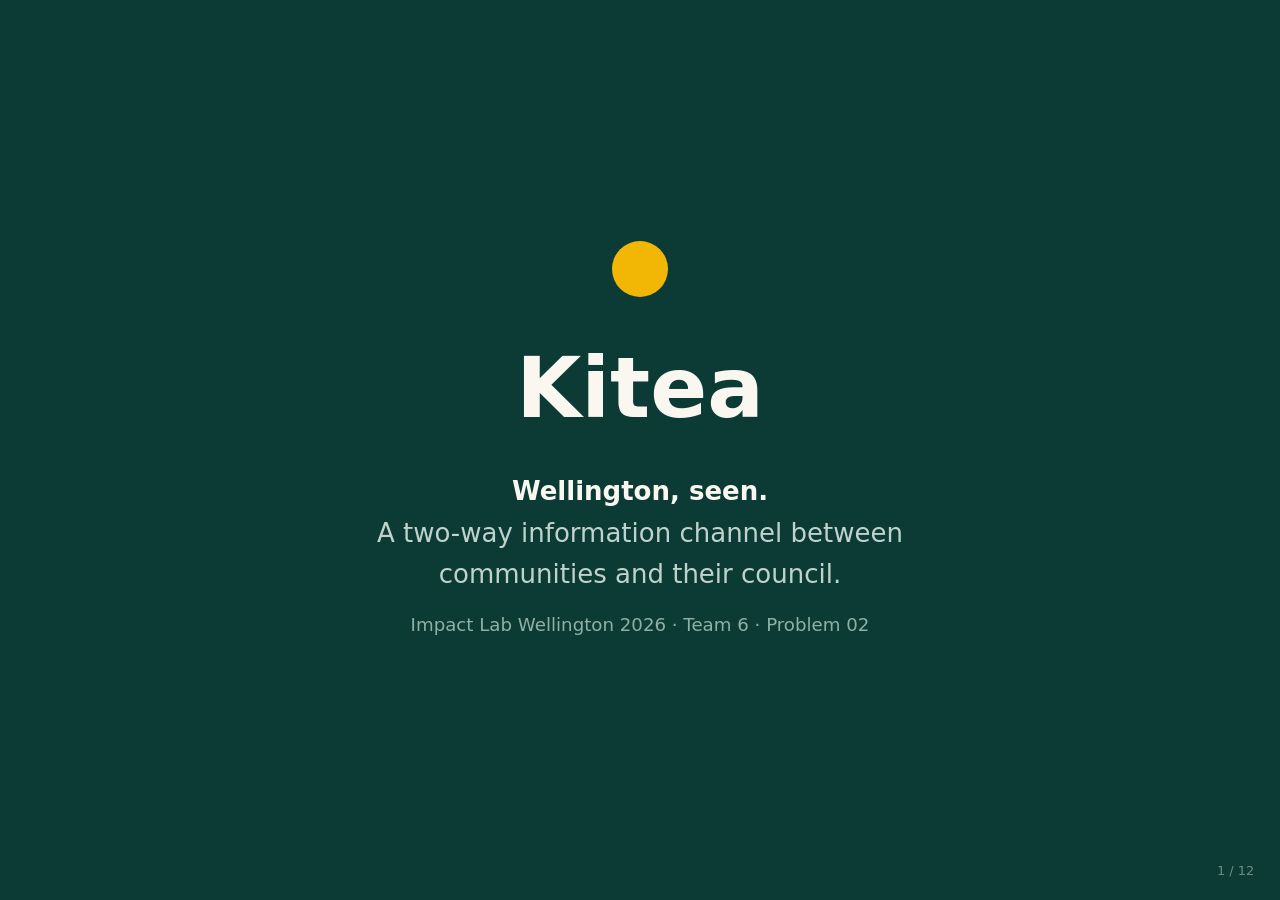
<file: web/presentation.html>
<!doctype html>
<html lang="en-NZ"><head><meta charset="utf-8">
<meta name="viewport" content="width=device-width, initial-scale=1">
<title>Kitea — presentation</title>
<!-- 12-slide talk deck. Arrow keys / space advance · F fullscreen · P print to PDF. -->
<style>
:root{--pine:#0C3B35;--pine2:#14524A;--paper:#FAF7F1;--soft:#BFD2CB;--kowhai:#F2B705}
*{box-sizing:border-box}
html,body{margin:0;height:100%;overflow:hidden;background:var(--pine);color:var(--paper);
  font:18px/1.6 "Segoe UI",system-ui,-apple-system,Roboto,Helvetica,Arial,sans-serif}
.s{position:absolute;inset:0;display:none;padding:8vh 8vw;align-items:center}
.s.on{display:flex;animation:in .35s ease both}
@keyframes in{from{opacity:0;transform:translateY(10px)}to{opacity:1;transform:none}}
h1{font-size:clamp(40px,7vw,84px);margin:.1em 0}
h2{font-size:clamp(28px,4vw,52px);margin:0 0 .4em;line-height:1.05}
.s p{font-size:clamp(18px,2.1vw,26px);color:var(--soft);max-width:24ch}
.title{justify-content:center;text-align:center} .title p{max-width:40ch;margin:.6em auto}
.title .sub,.sub{display:inline-block;margin-top:.8em;font-size:.7em;color:#8fb0a7}
.mark{display:inline-block;width:56px;height:56px;border-radius:50%;background:var(--kowhai);margin-bottom:.4em}
.text{justify-content:flex-start} .text p{max-width:26ch}
.shot{gap:5vw} .shot .cap{flex:0 0 32%} .shot img{flex:1;max-width:62%;max-height:80vh;
  border-radius:10px;box-shadow:0 20px 60px -20px rgba(0,0,0,.6)}
b{color:var(--paper)}
.hud{position:fixed;right:2vw;bottom:2vh;font-size:13px;color:#6f8a82;z-index:9}
@media(max-width:820px){.shot{flex-direction:column;gap:16px}.shot img{max-width:100%}.shot .cap{flex:none}}
</style></head><body>
<section class="s title"><div><span class="mark"></span><h1>Kitea</h1><p><b>Wellington, seen.</b><br>A two-way information channel between communities and their council.<br><span class='sub'>Impact Lab Wellington 2026 · Team 6 · Problem 02</span></p></div></section>
<section class="s text"><div><h2>The problem</h2><p>A third of council call-centre volume during an event is <b>status checks</b>: “did you get my report? what's happening with it?” Nobody wants to make that call, or answer it. Every one is a failure of acknowledgment, not of information.</p></div></section>
<section class="s text"><div><h2>The idea</h2><p>Model it on delivery tracking, not a support ticket. A resident reports in under a minute and <b>watches it happen</b>: received → reviewing → responding → resolved, pushed live. The council acknowledges by acting — one tap.</p></div></section>
<section class="s shot"><div class="cap"><h2>One live map</h2><p>Community reports beside official agency data. Lenses: Everything, Official, Community, Mine.</p></div><img alt="One live map" src="shots/01-map.jpg"></section>
<section class="s shot"><div class="cap"><h2>Reported, tracked, verified</h2><p>A council-verified report becomes official on the public map — provenance you can see.</p></div><img alt="Reported, tracked, verified" src="shots/02-report.jpg"></section>
<section class="s shot"><div class="cap"><h2>The council console</h2><p>Triage, hazard context, one-tap verify and status. Comms and Access tabs; emergency mode.</p></div><img alt="The council console" src="shots/03-ops.jpg"></section>
<section class="s shot"><div class="cap"><h2>Any phone, one minute</h2><p>No app, no login. A reference code is the only credential. Built for a stressed phone in bad weather.</p></div><img alt="Any phone, one minute" src="shots/04-mobile.jpg"></section>
<section class="s text"><div><h2>Real data, honestly labelled</h2><p>Live agency feeds in one operating picture: GWRC river & rain gauges, Waka Kotahi roads, GeoNet quakes, NEMA outages, MetService warnings, WREMO hubs. Every source shows its freshness; inference is never shown as fact.</p></div></section>
<section class="s text"><div><h2>Inclusion by construction</h2><p>No account, no app store, no email. Fira Sans (the NZ Government type standard) served locally, so it works when the venue wifi doesn't. Report on someone's behalf. The deprivation signal shows the duty officer where need concentrates.</p></div></section>
<section class="s text"><div><h2>Built to be adopted</h2><p>Zero runtime dependencies — stdlib + SQLite, runs on hardware a council already owns, inside its own boundary. Data never leaves. Append-only audit trail. Certified <b>Production Ready</b> against the Release Readiness Index.</p></div></section>
<section class="s text"><div><h2>Working as one</h2><p>The horizon: agencies posting under their own names, the council requesting help that community and agencies answer, notification tiers, a standing skills register. In an emergency, everyone on one picture. In normal times, the same loop for everyday reports.</p></div></section>
<section class="s title"><div><span class="mark"></span><h1>kitea.bitn.co.nz</h1><p>Live now.<br><span class='sub'>In an emergency call 111. This is a prototype on public hazard-planning data.</span></p></div></section>
<div class="hud" id="hud"></div>
<script>
const S=[...document.querySelectorAll('.s')];let i=0;
function go(n){i=Math.max(0,Math.min(S.length-1,n));S.forEach((s,k)=>s.classList.toggle('on',k===i));
  document.getElementById('hud').textContent=(i+1)+' / '+S.length;}
addEventListener('keydown',e=>{if(['ArrowRight',' ','PageDown'].includes(e.key))go(i+1);
  if(['ArrowLeft','PageUp'].includes(e.key))go(i-1);
  if(e.key==='f'||e.key==='F'){document.fullscreenElement?document.exitFullscreen():document.documentElement.requestFullscreen();}});
addEventListener('click',e=>{if(e.clientX<innerWidth*0.25)go(i-1);else go(i+1);});
go(0);
</script></body></html>
</file>
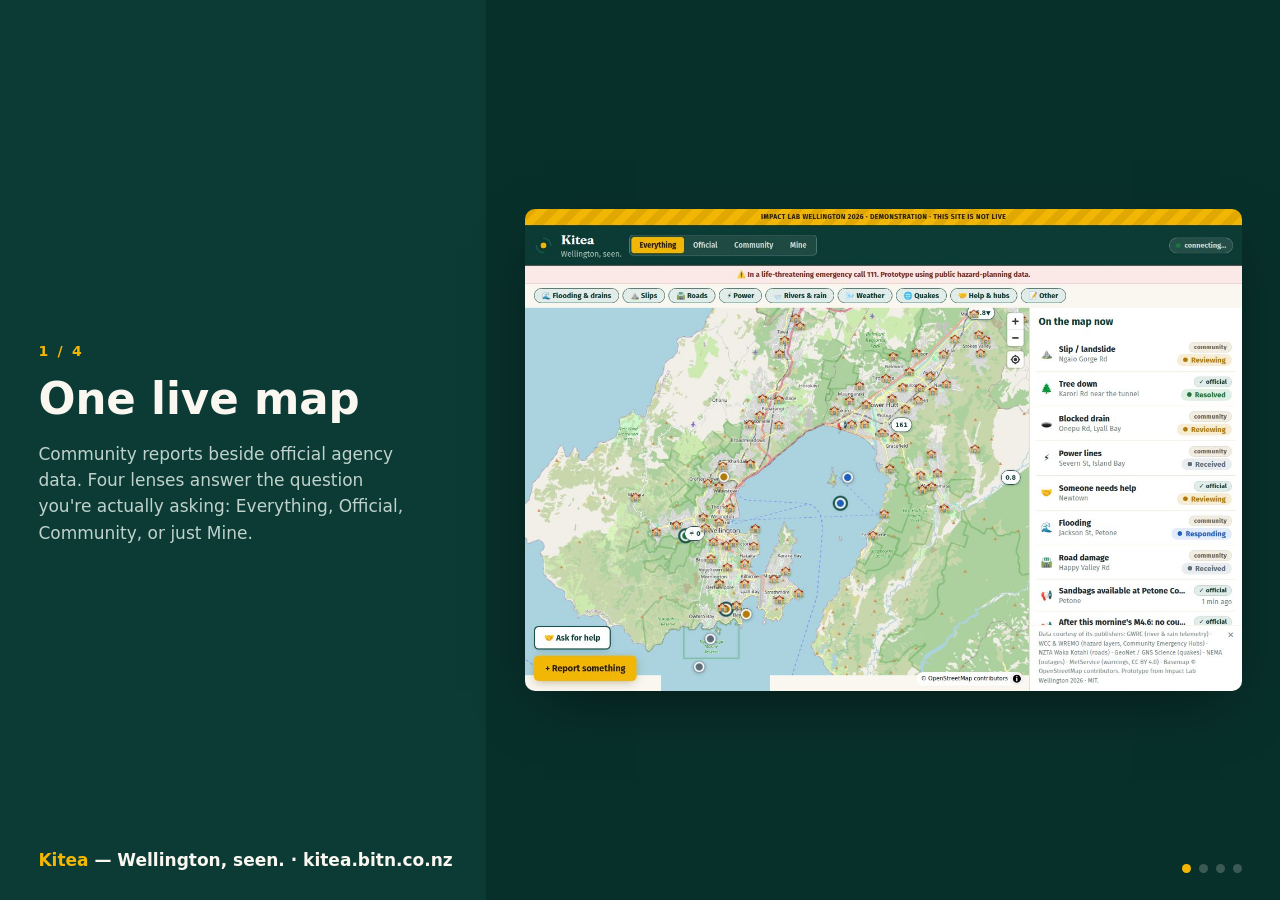
<file: web/showcase.html>
<!doctype html>
<html lang="en-NZ">
<head>
<meta charset="utf-8">
<meta name="viewport" content="width=device-width, initial-scale=1">
<title>Kitea — four slides (hosted)</title>
<!-- Hosted showcase: four real screenshots from the running product. -->
<style>
:root{--pine:#0C3B35;--pine2:#14524A;--paper:#FAF7F1;--ink:#202A2E;--soft:#4E5D5C;--kowhai:#F2B705}
*{box-sizing:border-box}
html,body{margin:0;height:100%;overflow:hidden;background:var(--pine);color:var(--paper);
  font:17px/1.55 "Segoe UI",system-ui,-apple-system,Roboto,Helvetica,Arial,sans-serif}
.slide{position:absolute;inset:0;display:none;grid-template-columns:38% 62%;align-items:center;gap:0}
.slide.on{display:grid;animation:in .35s ease both}
@keyframes in{from{opacity:0;transform:translateY(8px)}to{opacity:1;transform:none}}
.txt{padding:6vh 3vw}
.n{font-size:14px;letter-spacing:.16em;text-transform:uppercase;color:var(--kowhai);font-weight:700}
h2{font-size:clamp(28px,3.4vw,46px);margin:.3em 0 .4em;line-height:1.08}
.txt p{color:#BFD2CB;max-width:34ch}
.shot{height:100vh;display:flex;align-items:center;justify-content:center;background:#08302B;padding:3vh 3vw}
.shot img{max-width:100%;max-height:94vh;border-radius:10px;box-shadow:0 20px 60px -20px rgba(0,0,0,.6)}
.brand{position:fixed;left:3vw;bottom:3vh;font-weight:700;color:var(--paper);z-index:5}
.brand b{color:var(--kowhai)}
.dots{position:fixed;right:3vw;bottom:3vh;display:flex;gap:8px;z-index:5}
.dots i{width:9px;height:9px;border-radius:50%;background:#3a5a53;display:block}
.dots i.on{background:var(--kowhai)}
@media(max-width:820px){.slide,.slide.on{grid-template-columns:1fr;grid-template-rows:auto 1fr}
  .shot{height:auto;padding:12px}.txt{padding:20px}}
</style>
</head>
<body>
  <section class="slide on">
    <div class="txt"><span class="n">1 / 4</span><h2>One live map</h2><p>Community reports beside official agency data. Four lenses answer the question you're actually asking: Everything, Official, Community, or just Mine.</p></div>
    <div class="shot"><img alt="One live map" src="shots/01-map.jpg"></div>
  </section>
  <section class="slide">
    <div class="txt"><span class="n">2 / 4</span><h2>Reported. Tracked. Verified.</h2><p>Received to resolved, updating live. When a duty officer verifies a report it becomes official on the public map — provenance you can see.</p></div>
    <div class="shot"><img alt="Reported. Tracked. Verified." src="shots/02-report.jpg"></div>
  </section>
  <section class="slide">
    <div class="txt"><span class="n">3 / 4</span><h2>The council operating picture</h2><p>Every report triaged and grouped, hazard context per pin, one-tap verify and status. Acting on a report IS the acknowledgment the reporter sees.</p></div>
    <div class="shot"><img alt="The council operating picture" src="shots/03-ops.jpg"></div>
  </section>
  <section class="slide">
    <div class="txt"><span class="n">4 / 4</span><h2>On any phone, in under a minute</h2><p>No app, no login, no account. The map is the front door; a reference code is the only credential. Designed for a stressed phone in bad weather.</p></div>
    <div class="shot"><img alt="On any phone, in under a minute" src="shots/04-mobile.jpg"></div>
  </section>
<div class="brand"><b>Kitea</b> — Wellington, seen. · kitea.bitn.co.nz</div>
<div class="dots" id="dots"></div>
<script>
const S=[...document.querySelectorAll('.slide')];let i=0;
const dots=document.getElementById('dots');
S.forEach((_,k)=>{const d=document.createElement('i');if(!k)d.className='on';dots.append(d)});
function go(n){i=(n+S.length)%S.length;S.forEach((s,k)=>s.classList.toggle('on',k===i));
  [...dots.children].forEach((d,k)=>d.classList.toggle('on',k===i));}
addEventListener('keydown',e=>{if(e.key==='ArrowRight'||e.key===' ')go(i+1);
  if(e.key==='ArrowLeft')go(i-1);if(e.key==='f'||e.key==='F'){document.fullscreenElement?document.exitFullscreen():document.documentElement.requestFullscreen();}});
addEventListener('click',()=>go(i+1));
</script>
</body>
</html>
</file>
